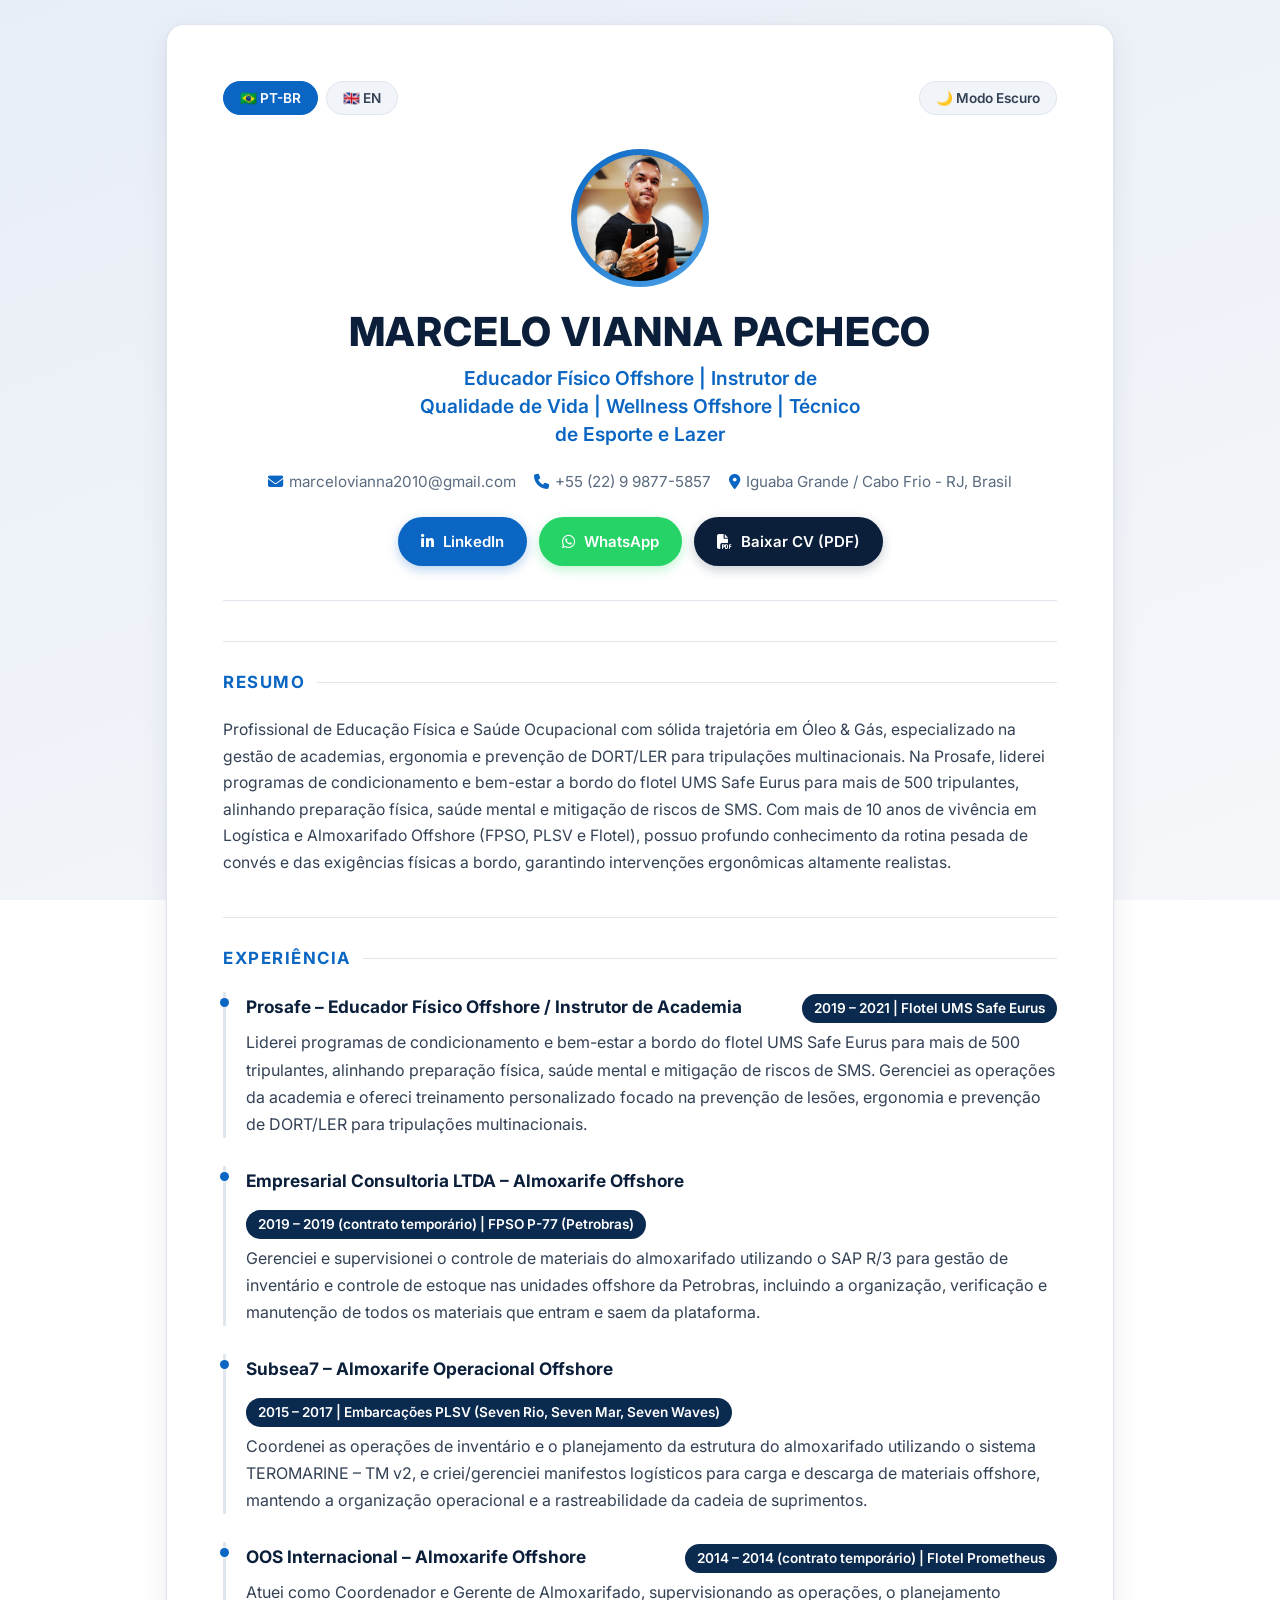
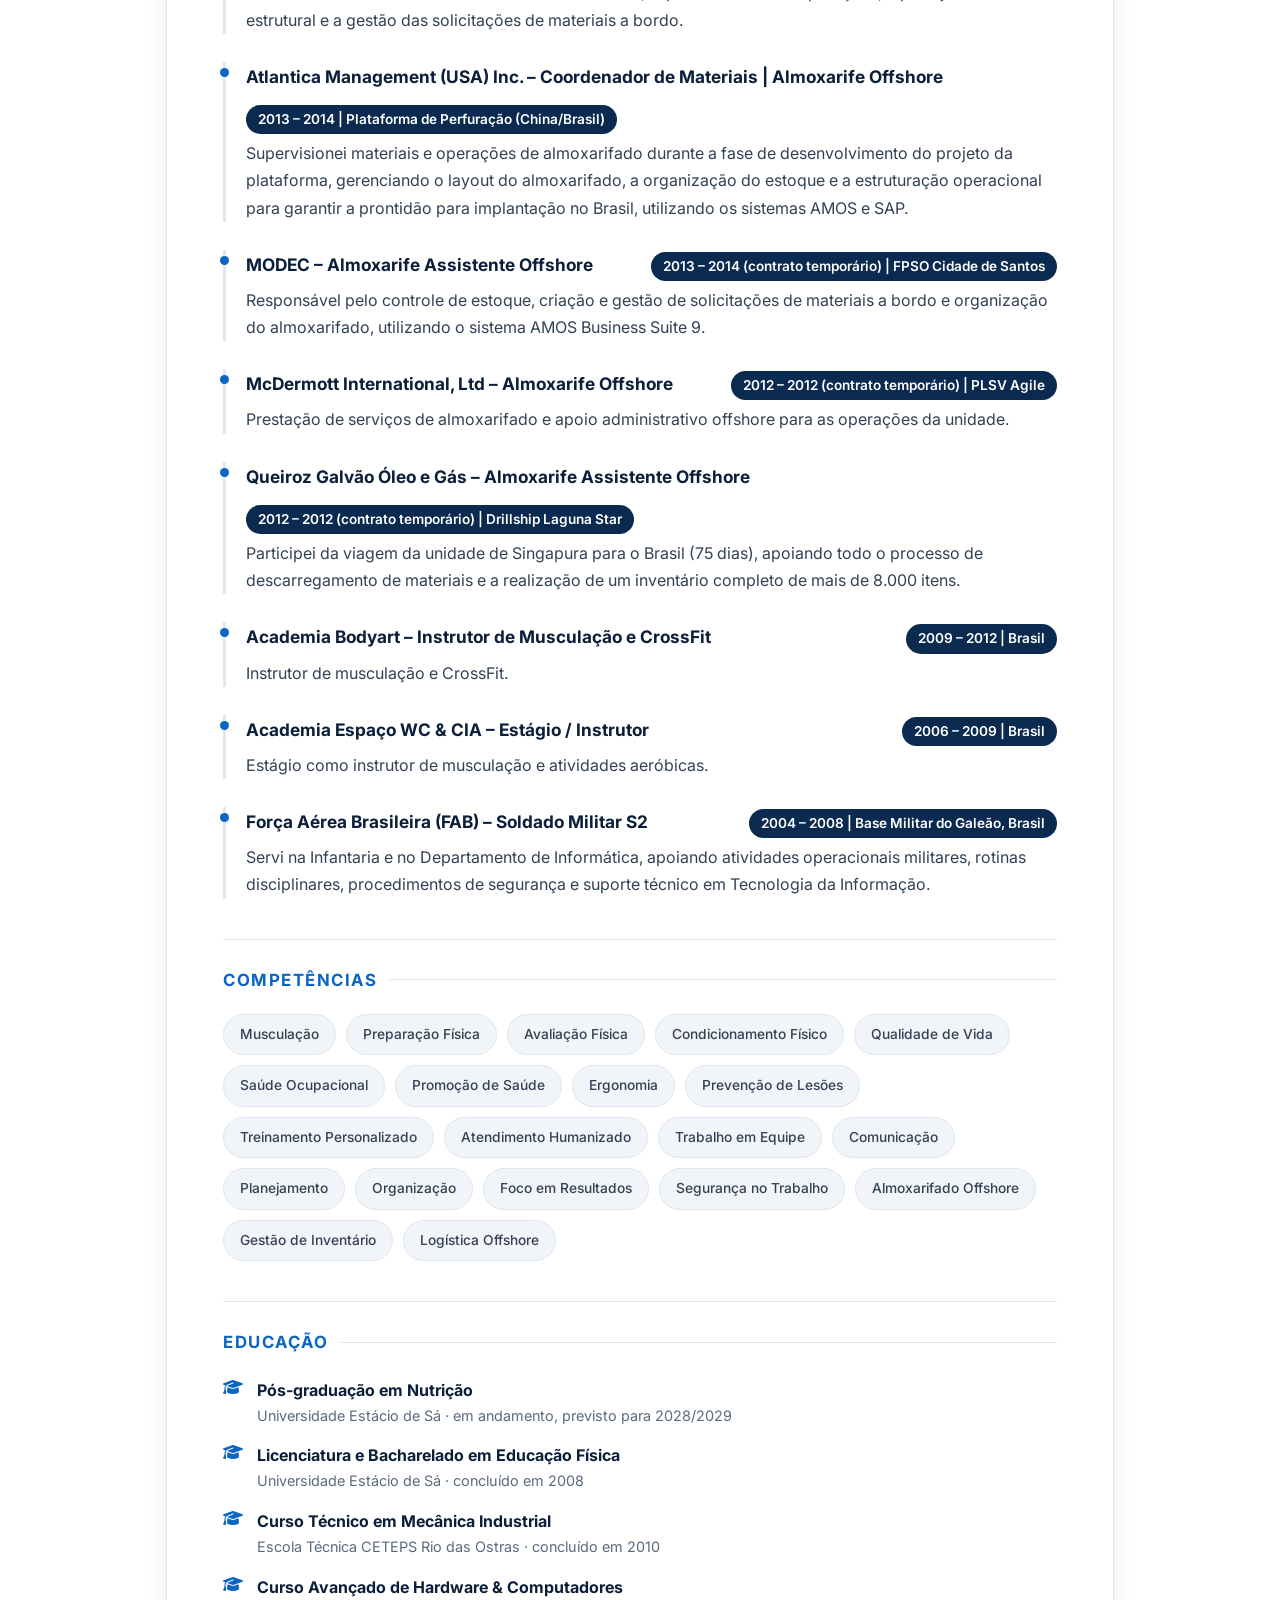
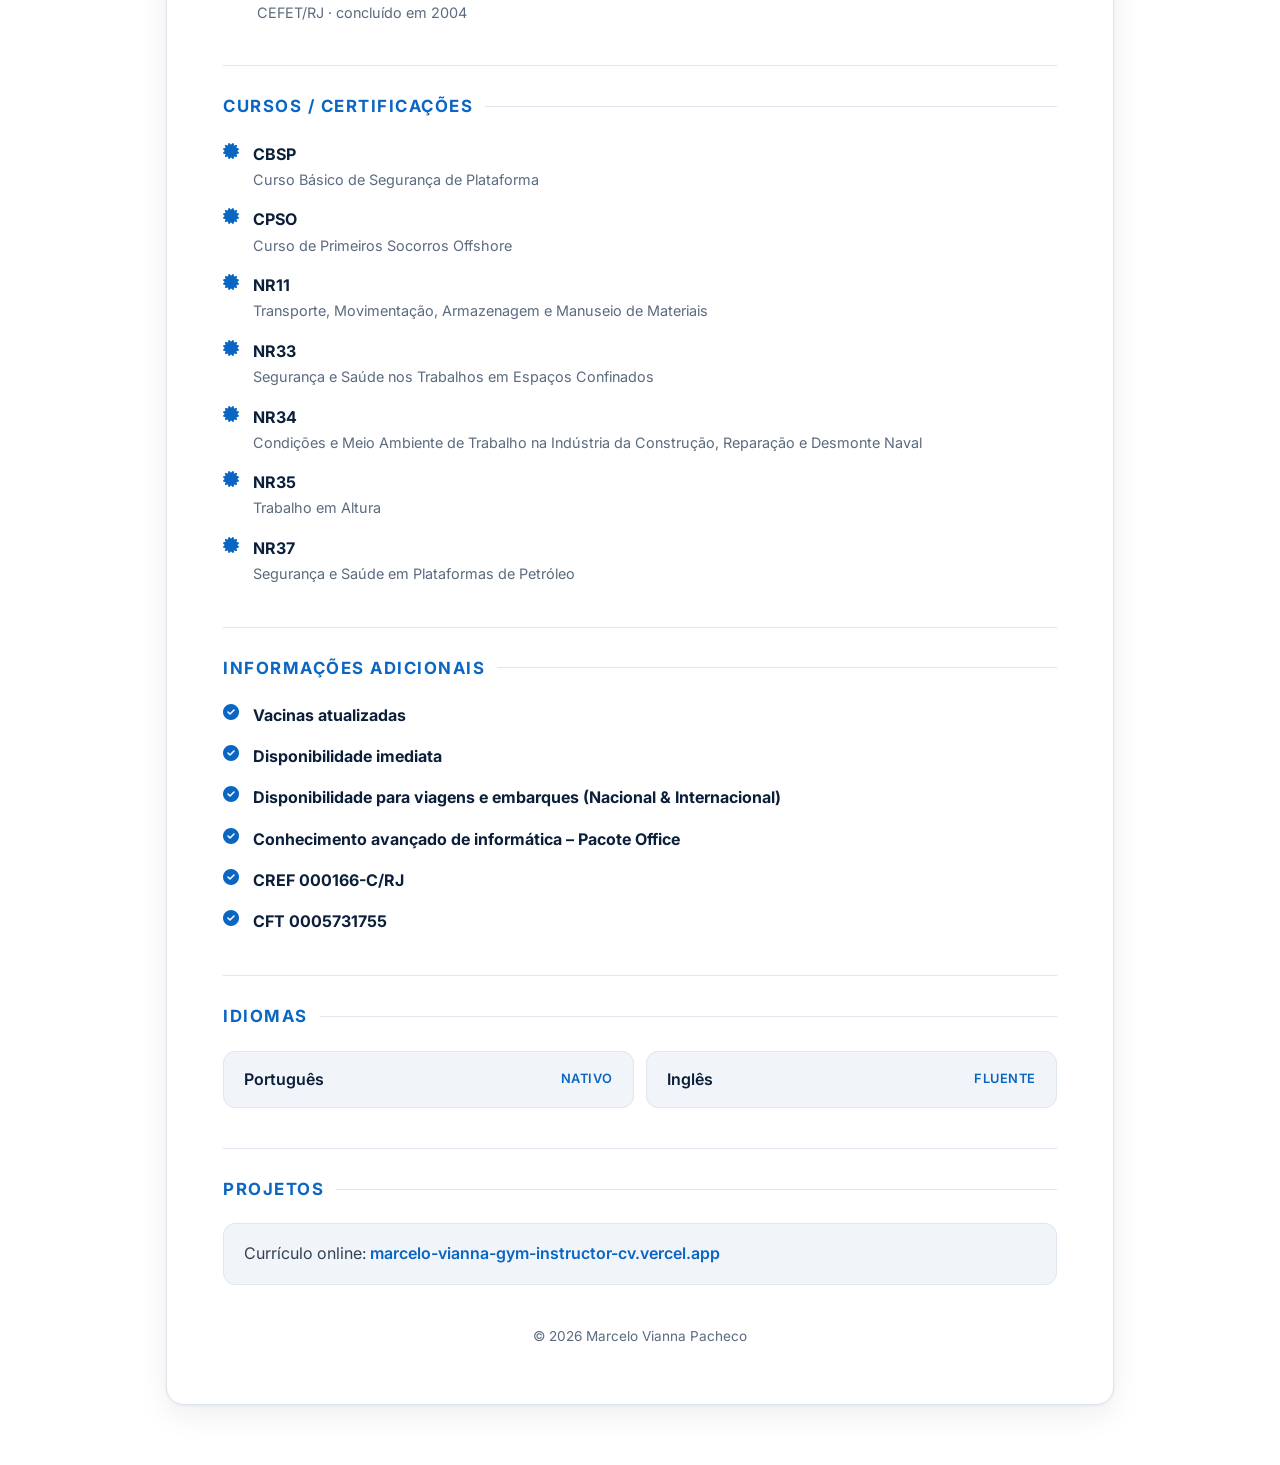
<file: index.html>
<!DOCTYPE html>
<html lang="pt-BR" data-theme="light">
<head>
<meta charset="UTF-8">
<meta name="viewport" content="width=device-width, initial-scale=1.0">
<meta name="description" content="CV de Marcelo Vianna Pacheco — Educador Físico Offshore, Instrutor de Qualidade de Vida, Wellness Offshore e Técnico de Esporte e Lazer. Curriculum Vitae bilíngue (Português/Inglês).">
<meta name="author" content="Marcelo Vianna Pacheco">
<title>Marcelo Vianna Pacheco | CV</title>
<link rel="preconnect" href="https://fonts.googleapis.com">
<link rel="preconnect" href="https://fonts.gstatic.com" crossorigin>
<link href="https://fonts.googleapis.com/css2?family=Inter:wght@400;500;600;700;800&display=swap" rel="stylesheet">
<link rel="stylesheet" href="https://cdnjs.cloudflare.com/ajax/libs/font-awesome/6.5.1/css/all.min.css">
<style>
:root {
  --bg: #eef2f7;
  --bg-grad-1: #e8eef7;
  --bg-grad-2: #f5f7fa;
  --card: #ffffff;
  --heading: #0b1f3a;
  --text: #334155;
  --muted: #5b6b7f;
  --accent: #0a66c2;
  --accent-dark: #0b2a4f;
  --border: #dfe6ee;
  --chip-bg: #f1f4f8;
  --chip: #e3e9f0;
  --linkedin: #0a66c2;
  --linkedin-dark: #084a8f;
  --whatsapp: #25d366;
  --whatsapp-dark: #1da851;
  --shadow: 0 10px 30px rgba(11, 31, 58, 0.07), 0 1px 3px rgba(11, 31, 58, 0.06);
  --radius: 18px;
  --font: 'Inter', -apple-system, BlinkMacSystemFont, 'Segoe UI', Roboto, Arial, 'Helvetica Neue', sans-serif;
}

[data-theme="dark"] {
  --bg: #0d1526;
  --bg-grad-1: #0d1526;
  --bg-grad-2: #0d1526;
  --card: #16213a;
  --heading: #f2f6fc;
  --text: #c7d3e2;
  --muted: #94a5ba;
  --accent: #4da3e0;
  --accent-dark: #1b2a44;
  --border: #2a3a54;
  --chip-bg: #1d2b44;
  --chip: #33445f;
  --shadow: 0 12px 30px rgba(0, 0, 0, 0.35);
}

* { margin: 0; padding: 0; box-sizing: border-box; }

html { scroll-behavior: smooth; }

body {
  font-family: var(--font);
  background: linear-gradient(160deg, var(--bg-grad-1), var(--bg-grad-2)) fixed;
  color: var(--text);
  line-height: 1.7;
  font-size: 16px;
  -webkit-font-smoothing: antialiased;
  text-rendering: optimizeLegibility;
  transition: background-color 0.3s, color 0.3s;
}

/* ===== Layout ===== */
.container { max-width: 980px; margin: 0 auto; padding: 24px 16px 60px; }

.card {
  background: var(--card);
  padding: 56px;
  border-radius: var(--radius);
  box-shadow: var(--shadow);
  border: 1px solid var(--border);
  transition: background-color 0.3s, border-color 0.3s;
}

/* ===== Top Controls ===== */
.top-bar {
  display: flex;
  justify-content: space-between;
  align-items: center;
  gap: 12px;
  margin-bottom: 34px;
  flex-wrap: wrap;
}
.controls { display: flex; gap: 8px; flex-wrap: wrap; }
.toggle {
  background: var(--chip-bg);
  color: var(--text);
  border: 1px solid var(--border);
  padding: 8px 16px;
  border-radius: 999px;
  cursor: pointer;
  font-family: inherit;
  font-size: 0.85rem;
  font-weight: 600;
  transition: all 0.2s ease;
}
.toggle:hover { border-color: var(--accent); color: var(--accent); }
.toggle.active { background: var(--accent); color: #fff; border-color: var(--accent); }
.toggle.icon { display: inline-flex; align-items: center; gap: 6px; }

/* ===== Profile Header ===== */
.profile {
  text-align: center;
  padding-bottom: 34px;
  border-bottom: 1px solid var(--border);
  margin-bottom: 38px;
}
.avatar-wrap {
  width: 138px; height: 138px;
  margin: 0 auto 22px;
  border-radius: 50%;
  padding: 6px;
  background: linear-gradient(135deg, var(--accent), #4da3e8);
}
.avatar-wrap img {
  width: 100%; height: 100%;
  border-radius: 50%;
  object-fit: cover;
  display: block;
  background: var(--chip-bg);
}
h1 {
  font-size: clamp(1.7rem, 4.5vw, 2.5rem);
  color: var(--heading);
  font-weight: 800;
  letter-spacing: 0.02em;
  line-height: 1.15;
}
.profile .subtitle {
  font-size: clamp(1rem, 2.5vw, 1.2rem);
  color: var(--accent);
  font-weight: 600;
  margin: 10px auto 14px;
  max-width: 34ch;
  line-height: 1.45;
}
.contact-line {
  display: inline-flex;
  flex-wrap: wrap;
  justify-content: center;
  gap: 8px 18px;
  font-size: 0.95rem;
  color: var(--muted);
  margin-top: 6px;
}
.contact-line i { color: var(--accent); margin-right: 6px; }

/* ===== Action Buttons ===== */
.actions {
  display: flex;
  justify-content: center;
  gap: 12px;
  margin-top: 22px;
  flex-wrap: wrap;
}
.social-btn {
  display: inline-flex;
  align-items: center;
  gap: 9px;
  padding: 11px 22px;
  border-radius: 999px;
  font-weight: 600;
  font-size: 0.94rem;
  text-decoration: none;
  transition: transform 0.15s ease, box-shadow 0.2s ease, background 0.2s ease;
  border: 1px solid transparent;
}
.social-btn:hover { transform: translateY(-2px); }
.btn-linkedin { background: var(--linkedin); color: #fff; box-shadow: 0 4px 12px rgba(10, 102, 194, 0.28); }
.btn-linkedin:hover { background: var(--linkedin-dark); }
.btn-whatsapp { background: var(--whatsapp); color: #fff; box-shadow: 0 4px 12px rgba(37, 211, 102, 0.28); }
.btn-whatsapp:hover { background: var(--whatsapp-dark); }
.btn-pdf { background: var(--heading); color: #fff; box-shadow: 0 4px 12px rgba(11, 31, 58, 0.22); }
[data-theme="dark"] .btn-pdf { background: #2a3a54; }
.btn-pdf:hover { background: var(--accent); }
/* ===== Sections ===== */
.sec-title {
  font-size: 1.05rem;
  color: var(--accent);
  font-weight: 700;
  text-transform: uppercase;
  letter-spacing: 0.09em;
  display: flex;
  align-items: center;
  gap: 12px;
  margin: 40px 0 20px;
  padding-top: 26px;
  border-top: 1px solid var(--border);
}
.sec-title::after {
  content: "";
  flex: 1;
  height: 1px;
  background: var(--border);
}
.sec-icon { font-size: 1.15rem; }

h3 { color: var(--heading); font-size: 1.08rem; font-weight: 700; }

.section-body { font-size: 0.98rem; }
.section-body p { margin-bottom: 6px; }

/* ===== Experience ===== */
.item {
  margin-bottom: 28px;
  padding-left: 20px;
  border-left: 3px solid var(--border);
  position: relative;
}
.item::before {
  content: "";
  position: absolute;
  left: -6px; top: 6px;
  width: 9px; height: 9px;
  border-radius: 50%;
  background: var(--accent);
}
.job-header {
  display: flex;
  justify-content: space-between;
  align-items: baseline;
  gap: 14px;
  margin-bottom: 6px;
  flex-wrap: wrap;
}
.period {
  font-size: 0.85rem;
  font-weight: 600;
  white-space: nowrap;
  background: var(--accent-dark);
  color: #fff;
  padding: 3px 12px;
  border-radius: 999px;
}
.item p { color: var(--text); margin-top: 4px; }

/* ===== Skills / Chips ===== */
.chips { display: flex; flex-wrap: wrap; gap: 10px; }
.chip {
  background: var(--chip-bg);
  border: 1px solid var(--border);
  color: var(--text);
  padding: 8px 16px;
  border-radius: 999px;
  font-size: 0.86rem;
  font-weight: 500;
  transition: all 0.2s ease;
}
.chip:hover { border-color: var(--accent); color: var(--accent); transform: translateY(-1px); }

/* ===== Entry lists (education, courses) ===== */
.entry-list { display: flex; flex-direction: column; gap: 14px; }
.entry { display: flex; gap: 14px; align-items: flex-start; }
.entry-marker { color: var(--accent); margin-top: 2px; flex-shrink: 0; font-size: 1rem; }
.entry strong { color: var(--heading); }
.entry .sub { color: var(--muted); font-size: 0.9rem; }

/* ===== Languages ===== */
.lang-list { display: flex; flex-wrap: wrap; gap: 12px; }
.lang-item {
  flex: 1 1 200px;
  background: var(--chip-bg);
  border: 1px solid var(--border);
  border-radius: 12px;
  padding: 14px 20px;
  display: flex;
  justify-content: space-between;
  align-items: center;
}
.lang-item .name { font-weight: 600; color: var(--heading); }
.lang-item .level { font-size: 0.8rem; color: var(--accent); font-weight: 600; text-transform: uppercase; letter-spacing: 0.04em; }

/* ===== Project ===== */
.project-card {
  background: var(--chip-bg);
  border: 1px solid var(--border);
  border-radius: 12px;
  padding: 16px 20px;
}
.project-card a { color: var(--accent); font-weight: 600; text-decoration: none; }
.project-card a:hover { text-decoration: underline; }

/* ===== Footer ===== */
.footer {
  text-align: center;
  color: var(--muted);
  font-size: 0.85rem;
  padding-top: 30px;
  margin-top: 10px;
}

/* ===== Responsive ===== */
@media (max-width: 640px) {
  .container { padding: 14px 10px 40px; }
  .card { padding: 28px 18px; border-radius: 14px; }
  .job-header { flex-direction: column; align-items: flex-start; gap: 6px; }
  .period { white-space: normal; }
  .contact-line { gap: 6px 12px; font-size: 0.88rem; }
  .sec-title { font-size: 0.98rem; }
  .item { padding-left: 14px; }
  .actions { gap: 8px; }
  .social-btn { padding: 10px 16px; font-size: 0.88rem; }
}

@media (min-width: 641px) and (max-width: 900px) {
  .container { padding: 20px 18px 50px; }
  .card { padding: 40px 32px; }
}
</style>
</head>
<body>
<div class="container">
<div class="card">

  <div class="top-bar">
    <div class="controls">
      <button class="toggle active" id="btn-pt" onclick="setLang('pt')">🇧🇷 PT-BR</button>
      <button class="toggle" id="btn-en" onclick="setLang('en')">🇬🇧 EN</button>
    </div>
    <button class="toggle icon" id="theme-toggle" onclick="toggleTheme()" aria-label="Toggle theme">🌙 Modo Escuro</button>
  </div>

  <div class="profile">
    <div class="avatar-wrap">
      <img src="IMG_20200922_162019_750.jpg" alt="Fotografia de Marcelo Vianna Pacheco">
    </div>
    <h1>MARCELO VIANNA PACHECO</h1>
    <p class="subtitle" id="role"></p>
    <div class="contact-line" id="contact"></div>
    <div class="actions">
      <a class="social-btn btn-linkedin" href="https://www.linkedin.com/in/marceloviannaoffshorestorekeeper/" target="_blank" rel="noopener">
        <i class="fab fa-linkedin-in"></i><span>LinkedIn</span>
      </a>
      <a class="social-btn btn-whatsapp" href="https://whatsform.com/OzMUJ5" target="_blank" rel="noopener">
        <i class="fab fa-whatsapp"></i><span>WhatsApp</span>
      </a>
      <a class="social-btn btn-pdf" id="btn-pdf" href="Curriculo_Marcelo_Vianna_Pacheco.pdf" download="Curriculo_Marcelo_Vianna_Pacheco.pdf">
        <i class="fas fa-file-pdf"></i><span>Baixar CV (PDF)</span>
      </a>
    </div>
  </div>

  <h2 class="sec-title" id="summaryTitle"></h2>
  <div class="section-body"><p id="summary"></p></div>

  <h2 class="sec-title" id="expTitle"></h2>
  <div id="experience"></div>

  <h2 class="sec-title" id="skillsTitle"></h2>
  <div id="skills" class="chips"></div>

  <h2 class="sec-title" id="eduTitle"></h2>
  <div id="education" class="entry-list"></div>

  <h2 class="sec-title" id="coursesTitle"></h2>
  <div id="courses" class="entry-list"></div>

  <h2 class="sec-title" id="extraTitle"></h2>
  <div id="extra" class="entry-list"></div>

  <h2 class="sec-title" id="langTitle"></h2>
  <div id="languages" class="lang-list"></div>

  <h2 class="sec-title" id="projectTitle"></h2>
  <div class="project-card"><p id="projects"></p></div>

  <p class="footer" id="footer"></p>

</div>
</div>

<script>
const t = {
en: {
role: "Offshore Physical Educator | Lifestyle &amp; Wellness Instructor | Sports &amp; Leisure Technician",
  contact: "marcelovianna2010@gmail.com | +55 (22) 9 9877-5857 | Iguaba Grande / Cabo Frio - RJ, Brazil",
  summaryTitle: "SUMMARY",
  summary: "Physical Education and Occupational Health professional with a solid career in Oil &amp; Gas, specialized in gym management, ergonomics and DORT/RSI prevention for multinational crews. At Prosafe, I led conditioning and wellness programs onboard the UMS Safe Eurus flotel for more than 500 crew members, aligning physical preparation, mental health and SMS risk mitigation. With over 10 years of experience in Offshore Logistics and Warehousing (FPSO, PLSV and Flotel), I hold deep knowledge of the heavy deck routine and the physical demands onboard, delivering highly realistic ergonomic interventions.",
  expTitle: "EXPERIENCE",
  experience: `
    <div class="item">
      <div class="job-header">
        <h3>Prosafe – Offshore Physical Educator / Gym Instructor</h3>
        <span class="period">2019 – 2021 | Flotel UMS Safe Eurus</span>
      </div>
      <p>Led conditioning and wellness programs onboard the UMS Safe Eurus flotel for more than 500 crew members, aligning physical preparation, mental health and SMS risk mitigation. Managed gym operations and delivered personalized training focused on injury prevention, ergonomics and DORT/RSI prevention for multinational crews.</p>
    </div>

    <div class="item">
      <div class="job-header">
        <h3>Empresarial Consultoria LTDA – Offshore Storekeeper</h3>
        <span class="period">2019 – 2019 (temporary contract) | Petrobras FPSO P-77</span>
      </div>
      <p>Managed and supervised warehouse material control using SAP R/3 for inventory management and stock control across Petrobras offshore units, including the organization, verification and maintenance of all materials entering and leaving the platform.</p>
    </div>

    <div class="item">
      <div class="job-header">
        <h3>Subsea7 – Operational Offshore Storekeeper</h3>
        <span class="period">2015 – 2017 | PLSV Vessels (Seven Rio, Seven Mar, Seven Waves)</span>
      </div>
      <p>Coordinated inventory operations and warehouse structure planning using the TEROMARINE – TM v2 system, and created/managed logistics manifests for offshore material loading and unloading, maintaining operational organization and supply chain traceability.</p>
    </div>

    <div class="item">
      <div class="job-header">
        <h3>OOS Internacional – Offshore Storekeeper</h3>
        <span class="period">2014 – 2014 (temporary contract) | Flotel Prometheus</span>
      </div>
      <p>Acted as Warehouse Coordinator and Manager, supervising operations, structural planning and the management of material requests onboard.</p>
    </div>

    <div class="item">
      <div class="job-header">
        <h3>Atlantica Management (USA) Inc. – Materials Coordinator | Offshore Storekeeper</h3>
        <span class="period">2013 – 2014 | Drilling Platform (China/Brazil)</span>
      </div>
      <p>Oversaw materials and warehouse operations during the platform project development phase, managing warehouse layout, inventory organization and operational structuring to ensure readiness for deployment in Brazil, using AMOS and SAP systems.</p>
    </div>

    <div class="item">
      <div class="job-header">
        <h3>MODEC – Assistant Offshore Storekeeper</h3>
        <span class="period">2013 – 2014 (temporary contract) | FPSO Cidade de Santos</span>
      </div>
      <p>Responsible for inventory control, creation and management of material requests onboard and warehouse organization, using the AMOS Business Suite 9 system.</p>
    </div>

    <div class="item">
      <div class="job-header">
        <h3>McDermott International, Ltd – Offshore Storekeeper</h3>
        <span class="period">2012 – 2012 (temporary contract) | PLSV Agile</span>
      </div>
      <p>Provided offshore storekeeping and administrative support for the unit's operations.</p>
    </div>

    <div class="item">
      <div class="job-header">
        <h3>Queiroz Galvão Óleo e Gás – Assistant Offshore Storekeeper</h3>
        <span class="period">2012 – 2012 (temporary contract) | Drillship Laguna Star</span>
      </div>
      <p>Participated in the unit's voyage from Singapore to Brazil (75 days), supporting the full unloading process and a complete inventory of more than 8,000 items.</p>
    </div>

    <div class="item">
      <div class="job-header">
        <h3>Academia Bodyart – Strength Training &amp; CrossFit Instructor</h3>
        <span class="period">2009 – 2012 | Brazil</span>
      </div>
      <p>Instructor of strength training and CrossFit.</p>
    </div>

    <div class="item">
      <div class="job-header">
        <h3>Academia Espaço WC &amp; CIA – Internship Instructor</h3>
        <span class="period">2006 – 2009 | Brazil</span>
      </div>
      <p>Internship as a strength training and aerobic activities instructor.</p>
    </div>

    <div class="item">
      <div class="job-header">
        <h3>Brazilian Air Force (FAB) – Military Soldier S2</h3>
        <span class="period">2004 – 2008 | Galeão Military Base, Brazil</span>
      </div>
      <p>Served in the Infantry and IT Department, supporting military operational activities, discipline routines, security procedures and technical IT support.</p>
    </div>
  `,
  skillsTitle: "SKILLS",
  skills: ["Strength Training","Physical Preparation","Physical Assessment","Physical Conditioning","Quality of Life","Occupational Health","Health Promotion","Ergonomics","Injury Prevention","Personalized Training","Humanized Care","Teamwork","Communication","Planning","Organization","Results Orientation","Workplace Safety","Offshore Warehousing","Inventory Management","Offshore Logistics"],
  eduTitle: "EDUCATION",
  education: [
    { title: "Specialization in Nutrition", sub: "Estácio de Sá University · ongoing, expected 2028/2029" },
    { title: "Degree in Physical Education (Licentiate &amp; Bachelor)", sub: "Estácio de Sá University · 2008" },
    { title: "Technical Course in Industrial Mechanics", sub: "CETEPS Rio das Ostras · 2010" },
    { title: "Advanced Hardware &amp; Computers Course", sub: "CEFET/RJ · 2004" }
  ],
  coursesTitle: "COURSES / CERTIFICATIONS",
  courses: [
    { name: "CBSP – Basic Safety Platform Course", sub: "Curso Básico de Segurança de Plataforma" },
    { name: "CPSO – Offshore First Aid Course (First Aid)", sub: "Curso de Primeiros Socorros Offshore" },
    { name: "NR-11 – Transport, Movement, Storage and Handling of Materials", sub: "Transporte, Movimentação, Armazenagem e Manuseio de Materiais" },
    { name: "NR-33 – Safety and Health in Confined Spaces", sub: "Segurança e Saúde nos Trabalhos em Espaços Confinados" },
    { name: "NR-34 – Working Conditions and Environment in Shipbuilding, Repair and Dismantling Naval", sub: "Condições e Meio Ambiente de Trabalho na Indústria Naval" },
    { name: "NR-35 – Work at Height", sub: "Trabalho em Altura" },
    { name: "NR-37 – Safety and Health on Oil Platforms", sub: "Segurança e Saúde em Plataformas de Petróleo" }
  ],
  extraTitle: "ADDITIONAL INFORMATION",
  extra: [
    "Up-to-date vaccinations",
    "Immediate availability",
    "Available for national and international travel and boardings",
    "Advanced computer skills – Microsoft Office",
    "CREF 000166-C/RJ",
    "CFT 0005731755"
  ],
  langTitle: "LANGUAGES",
  projectTitle: "PROJECTS", projects: "Online CV: <a href='https://marcelo-vianna-gym-instructor-cv.vercel.app' target='_blank' rel='noopener'>marcelo-vianna-gym-instructor-cv.vercel.app</a>",
  languages: [ { name: "Portuguese", level: "Native" }, { name: "English", level: "Fluent" } ]
},
pt: {
  role: "Educador Físico Offshore | Instrutor de Qualidade de Vida | Wellness Offshore | Técnico de Esporte e Lazer",
  contact: "marcelovianna2010@gmail.com | +55 (22) 9 9877-5857 | Iguaba Grande / Cabo Frio - RJ, Brasil",
  summaryTitle: "RESUMO",
  summary: "Profissional de Educação Física e Saúde Ocupacional com sólida trajetória em Óleo &amp; Gás, especializado na gestão de academias, ergonomia e prevenção de DORT/LER para tripulações multinacionais. Na Prosafe, liderei programas de condicionamento e bem-estar a bordo do flotel UMS Safe Eurus para mais de 500 tripulantes, alinhando preparação física, saúde mental e mitigação de riscos de SMS. Com mais de 10 anos de vivência em Logística e Almoxarifado Offshore (FPSO, PLSV e Flotel), possuo profundo conhecimento da rotina pesada de convés e das exigências físicas a bordo, garantindo intervenções ergonômicas altamente realistas.",
  expTitle: "EXPERIÊNCIA",
  experience: `
<div class="item">
      <div class="job-header">
        <h3>Prosafe – Educador Físico Offshore / Instrutor de Academia</h3>
        <span class="period">2019 – 2021 | Flotel UMS Safe Eurus</span>
      </div>
      <p>Liderei programas de condicionamento e bem-estar a bordo do flotel UMS Safe Eurus para mais de 500 tripulantes, alinhando preparação física, saúde mental e mitigação de riscos de SMS. Gerenciei as operações da academia e ofereci treinamento personalizado focado na prevenção de lesões, ergonomia e prevenção de DORT/LER para tripulações multinacionais.</p>
    </div>

    <div class="item">
      <div class="job-header">
        <h3>Empresarial Consultoria LTDA – Almoxarife Offshore</h3>
        <span class="period">2019 – 2019 (contrato temporário) | FPSO P-77 (Petrobras)</span>
      </div>
      <p>Gerenciei e supervisionei o controle de materiais do almoxarifado utilizando o SAP R/3 para gestão de inventário e controle de estoque nas unidades offshore da Petrobras, incluindo a organização, verificação e manutenção de todos os materiais que entram e saem da plataforma.</p>
    </div>

    <div class="item">
      <div class="job-header">
        <h3>Subsea7 – Almoxarife Operacional Offshore</h3>
        <span class="period">2015 – 2017 | Embarcações PLSV (Seven Rio, Seven Mar, Seven Waves)</span>
      </div>
      <p>Coordenei as operações de inventário e o planejamento da estrutura do almoxarifado utilizando o sistema TEROMARINE – TM v2, e criei/gerenciei manifestos logísticos para carga e descarga de materiais offshore, mantendo a organização operacional e a rastreabilidade da cadeia de suprimentos.</p>
    </div>

    <div class="item">
      <div class="job-header">
        <h3>OOS Internacional – Almoxarife Offshore</h3>
        <span class="period">2014 – 2014 (contrato temporário) | Flotel Prometheus</span>
      </div>
      <p>Atuei como Coordenador e Gerente de Almoxarifado, supervisionando as operações, o planejamento estrutural e a gestão das solicitações de materiais a bordo.</p>
    </div>

    <div class="item">
      <div class="job-header">
        <h3>Atlantica Management (USA) Inc. – Coordenador de Materiais | Almoxarife Offshore</h3>
        <span class="period">2013 – 2014 | Plataforma de Perfuração (China/Brasil)</span>
      </div>
      <p>Supervisionei materiais e operações de almoxarifado durante a fase de desenvolvimento do projeto da plataforma, gerenciando o layout do almoxarifado, a organização do estoque e a estruturação operacional para garantir a prontidão para implantação no Brasil, utilizando os sistemas AMOS e SAP.</p>
    </div>

    <div class="item">
      <div class="job-header">
        <h3>MODEC – Almoxarife Assistente Offshore</h3>
        <span class="period">2013 – 2014 (contrato temporário) | FPSO Cidade de Santos</span>
      </div>
      <p>Responsável pelo controle de estoque, criação e gestão de solicitações de materiais a bordo e organização do almoxarifado, utilizando o sistema AMOS Business Suite 9.</p>
    </div>

    <div class="item">
      <div class="job-header">
        <h3>McDermott International, Ltd – Almoxarife Offshore</h3>
        <span class="period">2012 – 2012 (contrato temporário) | PLSV Agile</span>
      </div>
      <p>Prestação de serviços de almoxarifado e apoio administrativo offshore para as operações da unidade.</p>
    </div>

    <div class="item">
      <div class="job-header">
        <h3>Queiroz Galvão Óleo e Gás – Almoxarife Assistente Offshore</h3>
        <span class="period">2012 – 2012 (contrato temporário) | Drillship Laguna Star</span>
      </div>
      <p>Participei da viagem da unidade de Singapura para o Brasil (75 dias), apoiando todo o processo de descarregamento de materiais e a realização de um inventário completo de mais de 8.000 itens.</p>
    </div>

    <div class="item">
      <div class="job-header">
        <h3>Academia Bodyart – Instrutor de Musculação e CrossFit</h3>
        <span class="period">2009 – 2012 | Brasil</span>
      </div>
      <p>Instrutor de musculação e CrossFit.</p>
    </div>

    <div class="item">
      <div class="job-header">
        <h3>Academia Espaço WC &amp; CIA – Estágio / Instrutor</h3>
        <span class="period">2006 – 2009 | Brasil</span>
      </div>
      <p>Estágio como instrutor de musculação e atividades aeróbicas.</p>
    </div>

    <div class="item">
      <div class="job-header">
        <h3>Força Aérea Brasileira (FAB) – Soldado Militar S2</h3>
        <span class="period">2004 – 2008 | Base Militar do Galeão, Brasil</span>
      </div>
      <p>Servi na Infantaria e no Departamento de Informática, apoiando atividades operacionais militares, rotinas disciplinares, procedimentos de segurança e suporte técnico em Tecnologia da Informação.</p>
    </div>
  `,
skillsTitle: "COMPETÊNCIAS",
  skills: ["Musculação","Preparação Física","Avaliação Física","Condicionamento Físico","Qualidade de Vida","Saúde Ocupacional","Promoção de Saúde","Ergonomia","Prevenção de Lesões","Treinamento Personalizado","Atendimento Humanizado","Trabalho em Equipe","Comunicação","Planejamento","Organização","Foco em Resultados","Segurança no Trabalho","Almoxarifado Offshore","Gestão de Inventário","Logística Offshore"],
  eduTitle: "EDUCAÇÃO",
  education: [
    { title: "Pós-graduação em Nutrição", sub: "Universidade Estácio de Sá · em andamento, previsto para 2028/2029" },
    { title: "Licenciatura e Bacharelado em Educação Física", sub: "Universidade Estácio de Sá · concluído em 2008" },
    { title: "Curso Técnico em Mecânica Industrial", sub: "Escola Técnica CETEPS Rio das Ostras · concluído em 2010" },
    { title: "Curso Avançado de Hardware &amp; Computadores", sub: "CEFET/RJ · concluído em 2004" }
  ],
  coursesTitle: "CURSOS / CERTIFICAÇÕES",
  courses: [
    { name: "CBSP", sub: "Curso Básico de Segurança de Plataforma" },
    { name: "CPSO", sub: "Curso de Primeiros Socorros Offshore" },
    { name: "NR11", sub: "Transporte, Movimentação, Armazenagem e Manuseio de Materiais" },
    { name: "NR33", sub: "Segurança e Saúde nos Trabalhos em Espaços Confinados" },
    { name: "NR34", sub: "Condições e Meio Ambiente de Trabalho na Indústria da Construção, Reparação e Desmonte Naval" },
    { name: "NR35", sub: "Trabalho em Altura" },
    { name: "NR37", sub: "Segurança e Saúde em Plataformas de Petróleo" }
  ],
  extraTitle: "INFORMAÇÕES ADICIONAIS",
  extra: [
    "Vacinas atualizadas",
    "Disponibilidade imediata",
    "Disponibilidade para viagens e embarques (Nacional &amp; Internacional)",
    "Conhecimento avançado de informática – Pacote Office",
    "CREF 000166-C/RJ",
    "CFT 0005731755"
  ],
  langTitle: "IDIOMAS",
  projectTitle: "PROJETOS", projects: "Currículo online: <a href='https://marcelo-vianna-gym-instructor-cv.vercel.app' target='_blank' rel='noopener'>marcelo-vianna-gym-instructor-cv.vercel.app</a>",
  languages: [ { name: "Português", level: "Nativo" }, { name: "Inglês", level: "Fluente" } ]
}
};
const ICONS = { email: "fas fa-envelope", phone: "fas fa-phone", pin: "fas fa-map-marker-alt" };

function renderContact(c) {
  const parts = c.split(" | ");
  const icons = [ICONS.email, ICONS.phone, ICONS.pin];
  return parts.map((p, i) => `<span><i class="${icons[i] || ICONS.pin}"></i>${p}</span>`).join("");
}

function setLang(l) {
  document.documentElement.lang = l === 'en' ? 'en' : 'pt-BR';
  document.getElementById('btn-pt').classList.toggle('active', l === 'pt');
  document.getElementById('btn-en').classList.toggle('active', l === 'en');
  const pdfBtn = document.getElementById('btn-pdf');
  pdfBtn.querySelector('span').textContent = l === 'en' ? 'Download CV (PDF)' : 'Baixar CV (PDF)';

  document.getElementById('role').innerHTML = t[l].role;
  document.getElementById('contact').innerHTML = renderContact(t[l].contact);
  document.getElementById('summaryTitle').innerHTML = t[l].summaryTitle;
  document.getElementById('summary').innerHTML = t[l].summary;
  document.getElementById('expTitle').innerHTML = t[l].expTitle;
  document.getElementById('experience').innerHTML = t[l].experience;
  document.getElementById('skillsTitle').innerHTML = t[l].skillsTitle;
  document.getElementById('skills').innerHTML = t[l].skills.map(s => `<span class="chip">${s}</span>`).join('');
  document.getElementById('eduTitle').innerHTML = t[l].eduTitle;
  document.getElementById('education').innerHTML = t[l].education.map(e =>
    `<div class="entry"><i class="fas fa-graduation-cap entry-marker"></i><div><strong>${e.title}</strong><div class="sub">${e.sub}</div></div></div>`
  ).join('');
  document.getElementById('coursesTitle').innerHTML = t[l].coursesTitle;
  document.getElementById('courses').innerHTML = t[l].courses.map(c =>
    `<div class="entry"><i class="fas fa-certificate entry-marker"></i><div><strong>${c.name}</strong><div class="sub">${c.sub}</div></div></div>`
  ).join('');
  document.getElementById('extraTitle').innerHTML = t[l].extraTitle;
  document.getElementById('extra').innerHTML = t[l].extra.map(x =>
    `<div class="entry"><i class="fas fa-check-circle entry-marker"></i><div><strong>${x}</strong></div></div>`
  ).join('');
  document.getElementById('projectTitle').innerHTML = t[l].projectTitle;
  document.getElementById('projects').innerHTML = t[l].projects;
  document.getElementById('langTitle').innerHTML = t[l].langTitle;
  document.getElementById('languages').innerHTML = t[l].languages.map(x =>
    `<div class="lang-item"><span class="name">${x.name}</span><span class="level">${x.level}</span></div>`
  ).join('');
  document.getElementById('footer').innerHTML = '© ' + new Date().getFullYear() + ' Marcelo Vianna Pacheco';
}

function toggleTheme() {
  const next = document.documentElement.dataset.theme === "dark" ? "light" : "dark";
  document.documentElement.dataset.theme = next;
  const btn = document.getElementById('theme-toggle');
  btn.innerHTML = next === 'dark' ? '☀️ Modo Claro' : '🌙 Modo Escuro';
  try { localStorage.setItem('theme', next); } catch (e) {}
}

// Restaura o tema salvo
(function initTheme() {
  let saved = null;
  try { saved = localStorage.getItem('theme'); } catch (e) {}
  const dark = saved === 'dark' || (!saved && window.matchMedia && window.matchMedia('(prefers-color-scheme: dark)').matches);
  document.documentElement.dataset.theme = dark ? 'dark' : 'light';
  document.getElementById('theme-toggle').innerHTML = dark ? '☀️ Modo Claro' : '🌙 Modo Escuro';
})();

// Inicializa no idioma português
setLang('pt');
</script>

<!-- ============================================================ -->
<!-- Conteúdo de texto para sistemas ATS, RH e bots de triagem   -->
<!-- ============================================================ -->
<noscript>
<div style="font-family:sans-serif;max-width:960px;margin:20px auto;padding:20px;line-height:1.6;color:#222;">
  <h1>MARCELO VIANNA PACHECO</h1>
  <p>Educador Físico Offshore | Instrutor de Qualidade de Vida | Wellness Offshore | Técnico de Esporte e Lazer</p>
  <p>marcelovianna2010@gmail.com | +55 (22) 9 9877-5857 | Iguaba Grande / Cabo Frio - RJ, Brasil</p>

  <h2>Resumo</h2>
  <p>Profissional de Educação Física e Saúde Ocupacional com sólida trajetória em Óleo &amp; Gás, especializado na gestão de academias, ergonomia e prevenção de DORT/LER para tripulações multinacionais. Na Prosafe, liderei programas de condicionamento e bem-estar a bordo do flotel UMS Safe Eurus para mais de 500 tripulantes. Mais de 10 anos de vivência em Logística e Almoxarifado Offshore (FPSO, PLSV e Flotel).</p>

  <h2>Competências</h2>
  <p>Musculação, Preparação Física, Avaliação Física, Condicionamento Físico, Qualidade de Vida, Saúde Ocupacional, Promoção de Saúde, Ergonomia, Prevenção de Lesões, Treinamento Personalizado, Atendimento Humanizado, Trabalho em Equipe, Comunicação, Planejamento, Organização, Foco em Resultados, Segurança no Trabalho, Almoxarifado Offshore, Gestão de Inventário, Logística Offshore.</p>

  <h2>Cursos / Certificações</h2>
  <ul>
    <li>CBSP – Curso Básico de Segurança de Plataforma</li>
    <li>CPSO – Curso de Primeiros Socorros Offshore</li>
    <li>NR11 – Transporte, Movimentação, Armazenagem e Manuseio de Materiais</li>
    <li>NR33 – Segurança e Saúde nos Trabalhos em Espaços Confinados</li>
    <li>NR34 – Condições e Meio Ambiente de Trabalho na Indústria da Construção, Reparação e Desmonte Naval</li>
    <li>NR35 – Trabalho em Altura</li>
    <li>NR37 – Segurança e Saúde em Plataformas de Petróleo</li>
  </ul>

  <h2>Formação</h2>
  <p>Pós-graduação em Nutrição (Universidade Estácio de Sá, em andamento, previsto 2028/2029); Licenciatura e Bacharelado em Educação Física (Universidade Estácio de Sá, 2008); Curso Técnico em Mecânica Industrial (CETEPS Rio das Ostras, 2010); Curso Avançado de Hardware &amp; Computadores (CEFET/RJ, 2004).</p>

  <h2>Idiomas</h2>
  <p>Português (Nativo); Inglês (Fluente)</p>

  <h2>Informações Adicionais</h2>
  <p>Vacinas atualizadas; Disponibilidade imediata; Disponibilidade para viagens e embarques (Nacional &amp; Internacional); Conhecimento avançado de informática – Pacote Office; CREF 000166-C/RJ; CFT 0005731755.</p>

  <h2>Contato</h2>
  <p>LinkedIn: https://www.linkedin.com/in/marceloviannaoffshorestorekeeper/ | WhatsApp: https://whatsform.com/OzMUJ5</p>
</div>
</noscript>
</body>
</html>
</file>
